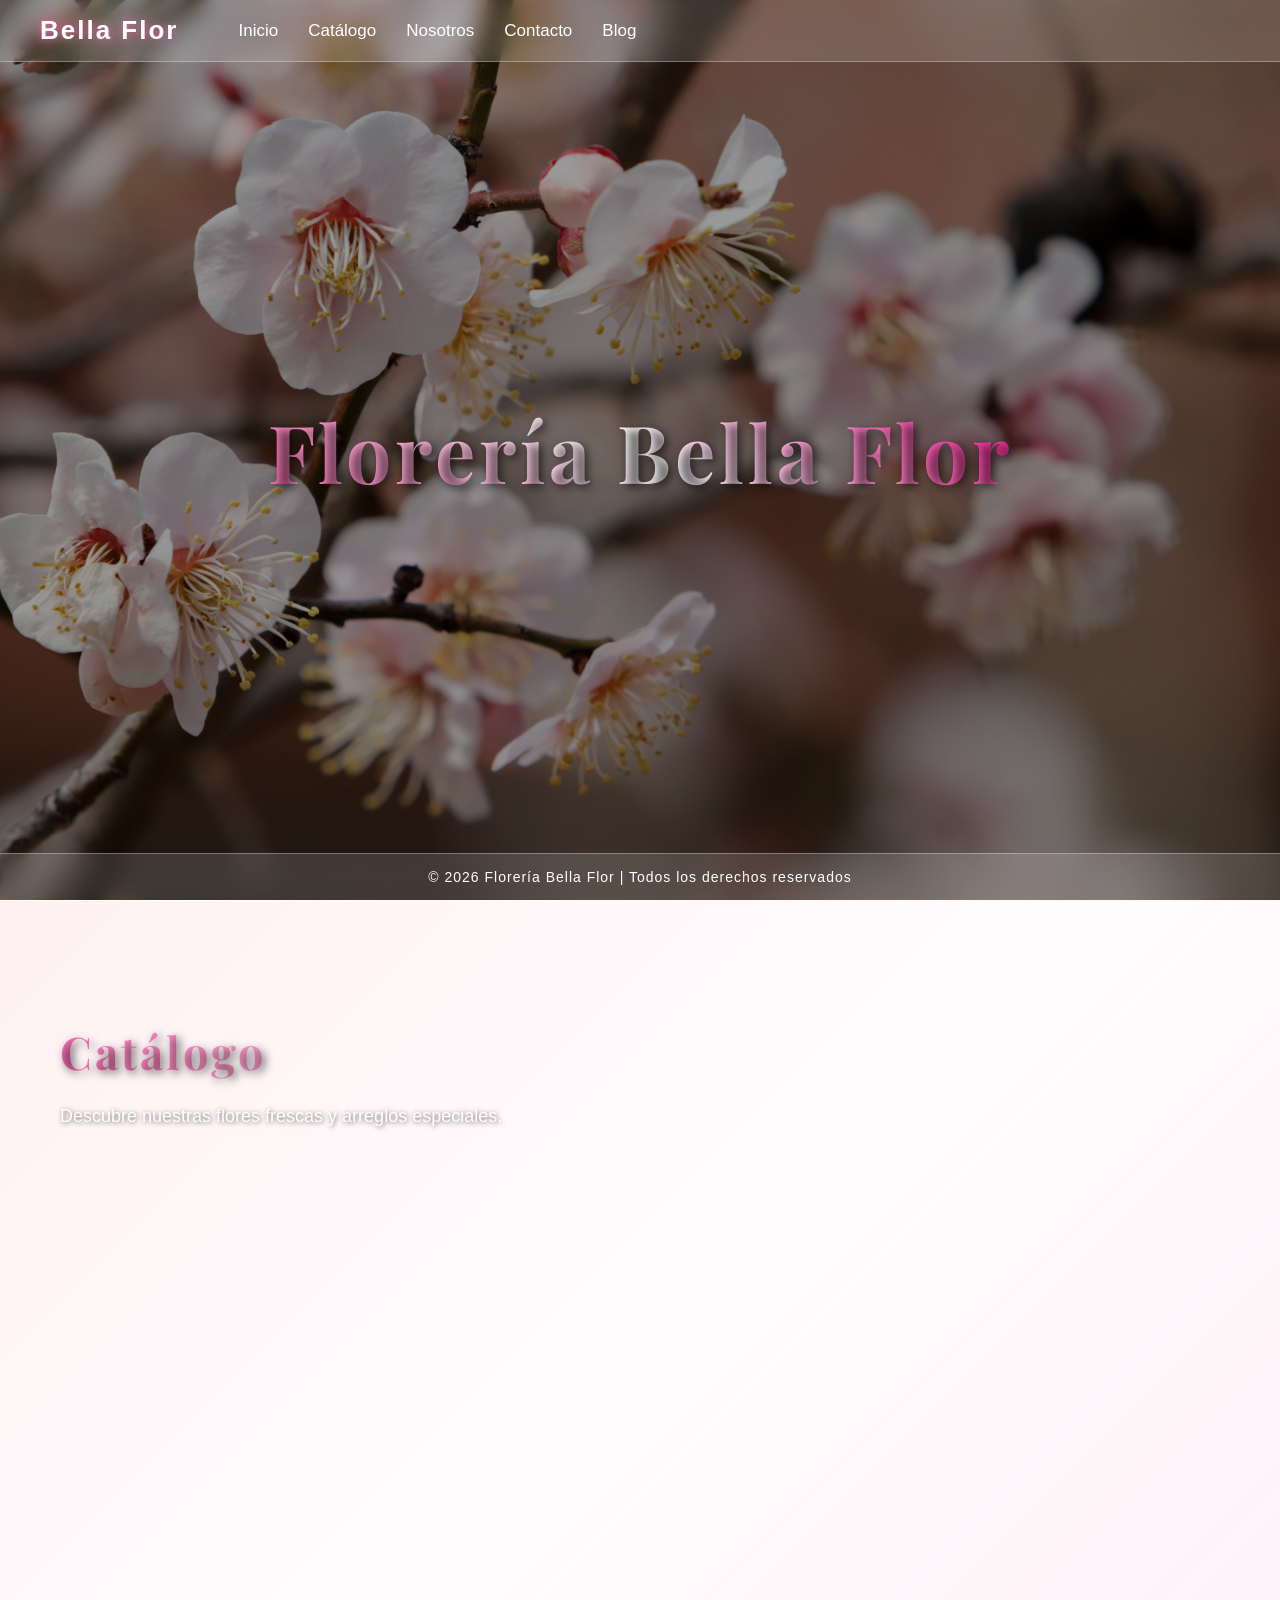
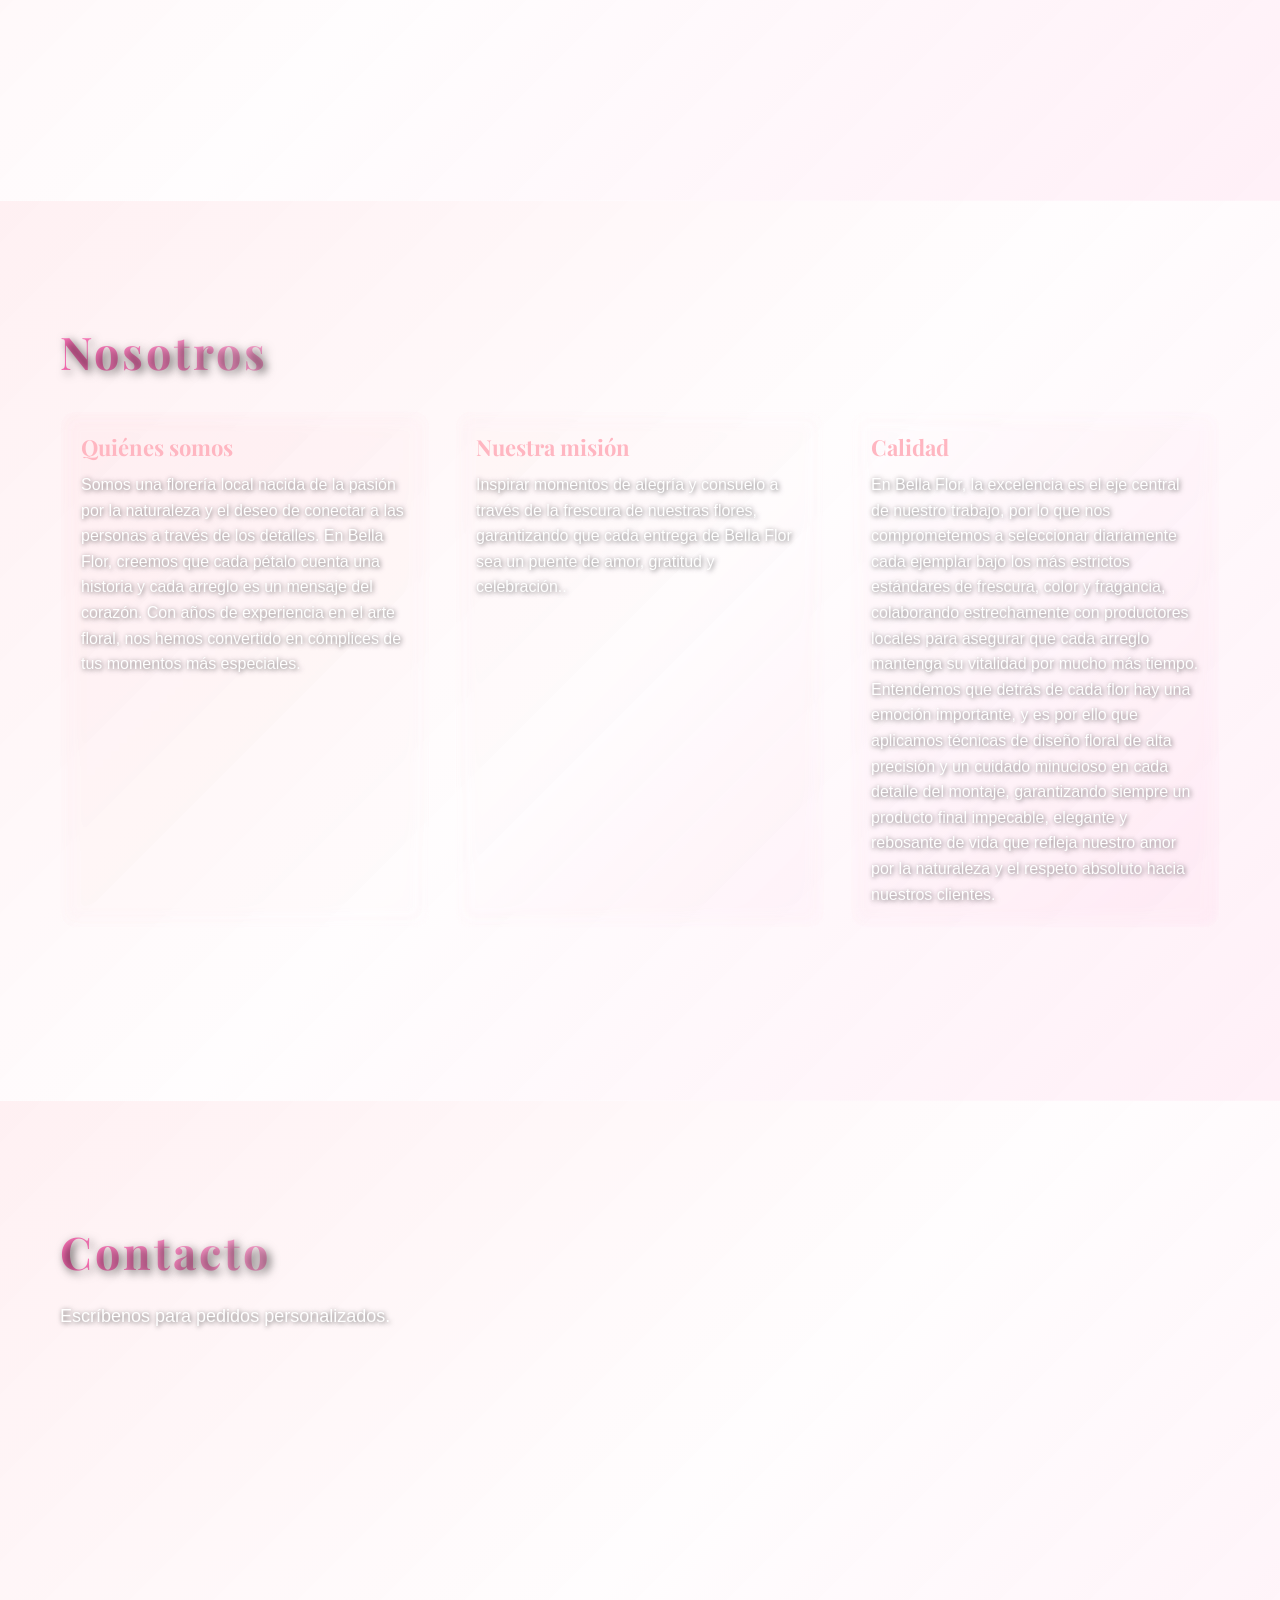
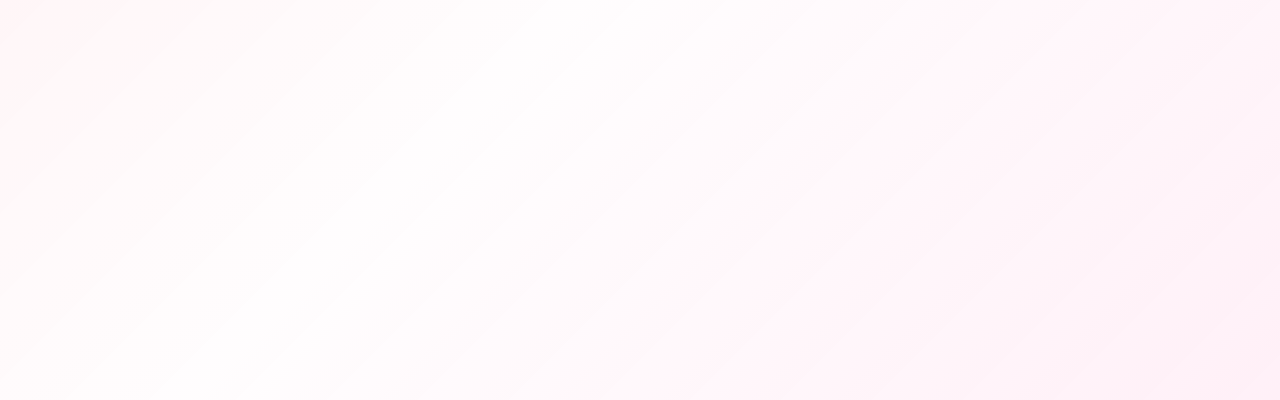
<file: index.html>
<!DOCTYPE html>
<html lang="es">
<head>
    <meta charset="UTF-8">
    <title>Florería Bella Flor</title>
    <link rel="stylesheet" href="estilos.css">
</head>
<body>

    <!-- NAVBAR -->
    <nav class="navbar">
        <div class="logo">Bella Flor</div>
        <ul class="menu">
            <li><a href="#">Inicio</a></li>
            <li><a href="Catalog/catalogo.html">Catálogo</a></li>
            <li><a href="#">Nosotros</a></li>
            <li><a href="#">Contacto</a></li>
            <li><a href="blog.html">Blog</a></li>
        </ul>
    </nav>

    <!-- CONTENIDO CENTRAL -->
    <div class="overlay">
        <h1>Florería Bella Flor</h1>
    </div>

    <!-- INICIO -->
<section id="inicio"></section>

<!-- CATÁLOGO -->
<section id="catalogo" class="seccion">
    <h2> Catálogo</h2>
    <p>Descubre nuestras flores frescas y arreglos especiales.</p>
</section>

<!-- NOSOTROS -->
<section id="nosotros" class="seccion">

    <h2> Nosotros</h2>

    <div class="cards-container">

        <div class="card">
            <h3> Quiénes somos</h3>
            <p>Somos una florería local nacida de la pasión por la naturaleza y el 
                deseo de conectar a las personas a través de los detalles. En Bella Flor, 
                creemos que cada pétalo cuenta una historia y cada arreglo es un mensaje del 
                corazón. Con años de experiencia en el arte floral, nos hemos convertido en cómplices 
                de tus momentos más especiales.</p>
        </div>

        <div class="card">
            <h3> Nuestra misión</h3>
            <p>Inspirar momentos de alegría y consuelo a través de la frescura de nuestras flores,
                 garantizando que cada entrega de Bella Flor sea un puente de amor, 
                 gratitud y celebración..</p>
        </div>

        <div class="card">
            <h3> Calidad</h3>
            <p>En Bella Flor, la excelencia es el eje central de nuestro trabajo, por lo que nos 
                comprometemos a seleccionar diariamente cada ejemplar bajo los más estrictos 
                estándares de frescura, color y fragancia, colaborando estrechamente con productores 
                locales para asegurar que cada arreglo mantenga su vitalidad por mucho más tiempo. 
                Entendemos que detrás de cada flor hay una emoción importante, y es por ello que aplicamos 
                técnicas de diseño floral de alta precisión y un cuidado minucioso en cada detalle del 
                montaje, garantizando siempre un producto final impecable, elegante y rebosante de vida que 
                refleja nuestro amor por la naturaleza y el respeto absoluto hacia nuestros clientes.</p>
        </div>

    </div>

</section>

<!-- CONTACTO -->
<section id="contacto" class="seccion">
    <h2> Contacto</h2>
    <p>Escríbenos para pedidos personalizados.</p>
</section>

    <!-- FOOTER -->
    <footer>
        <p>© 2026 Florería Bella Flor | Todos los derechos reservados</p>
    </footer>

</body>
</html>
</file>
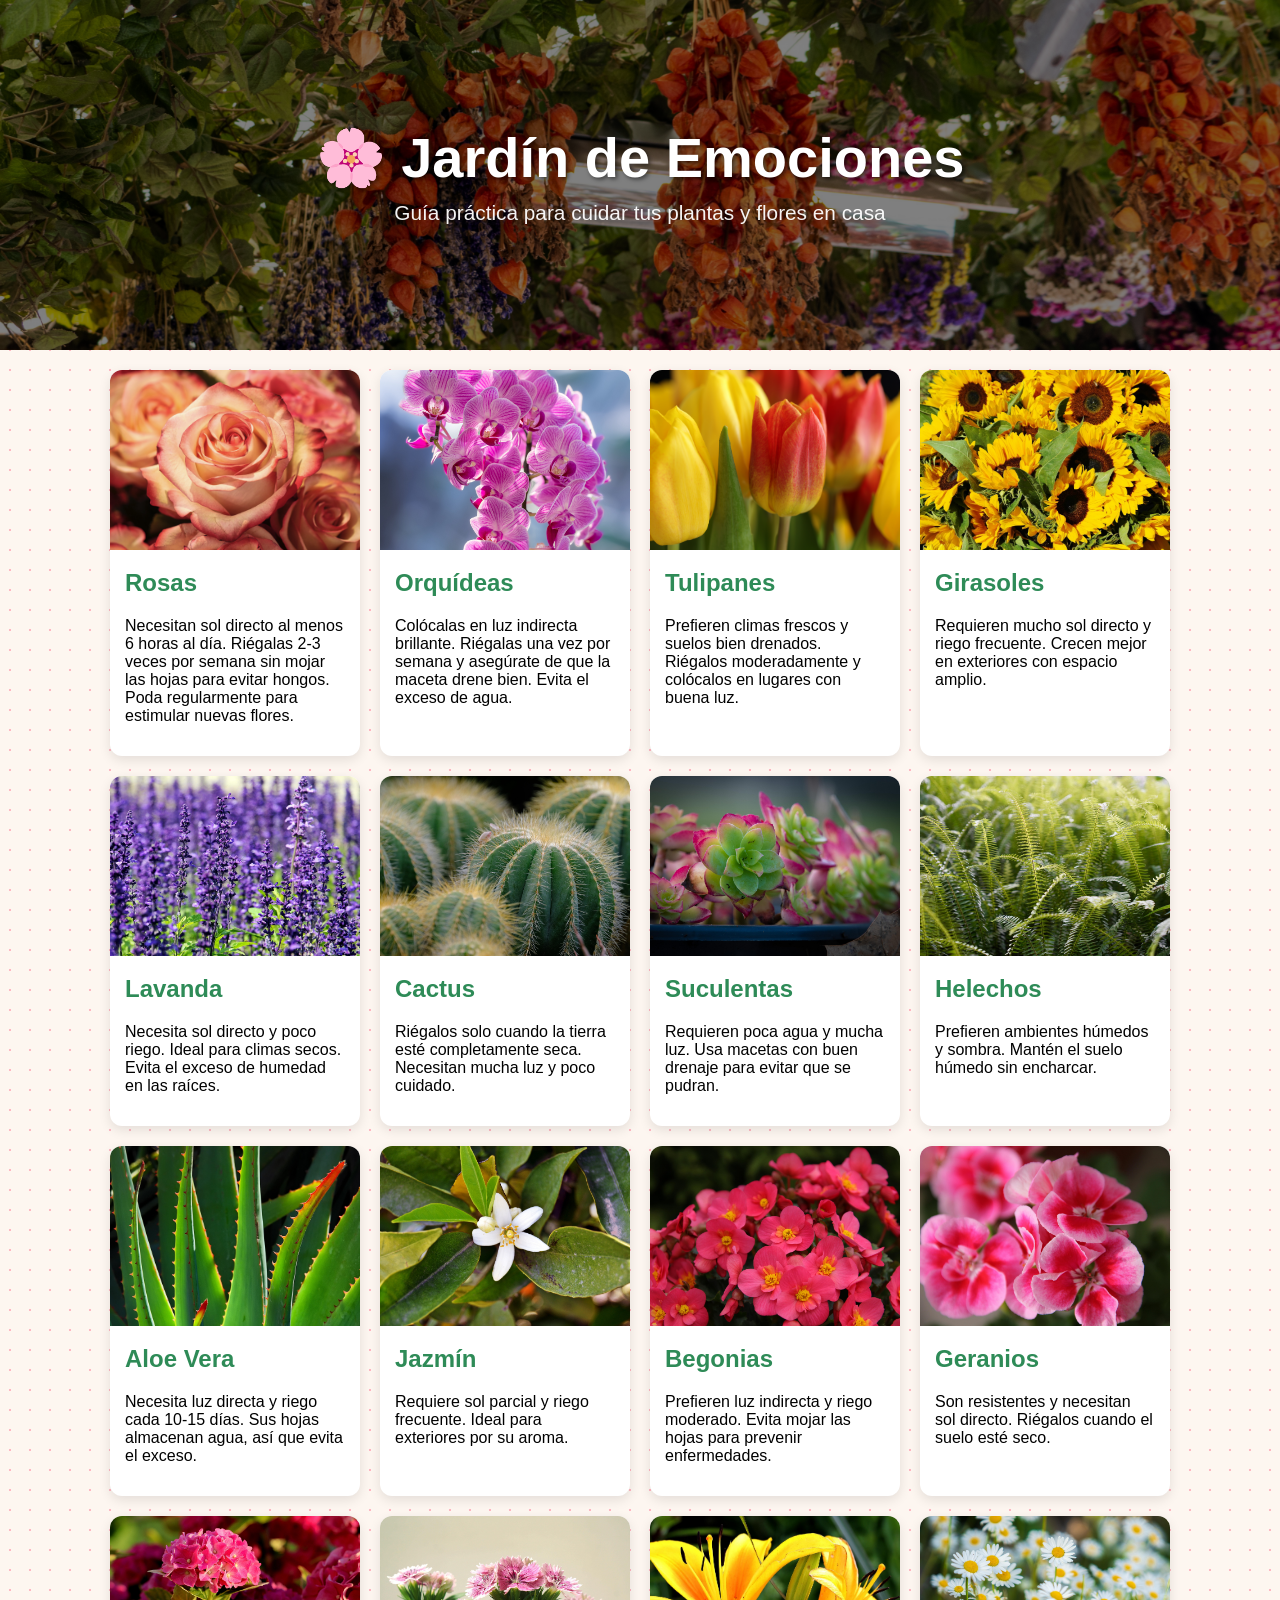
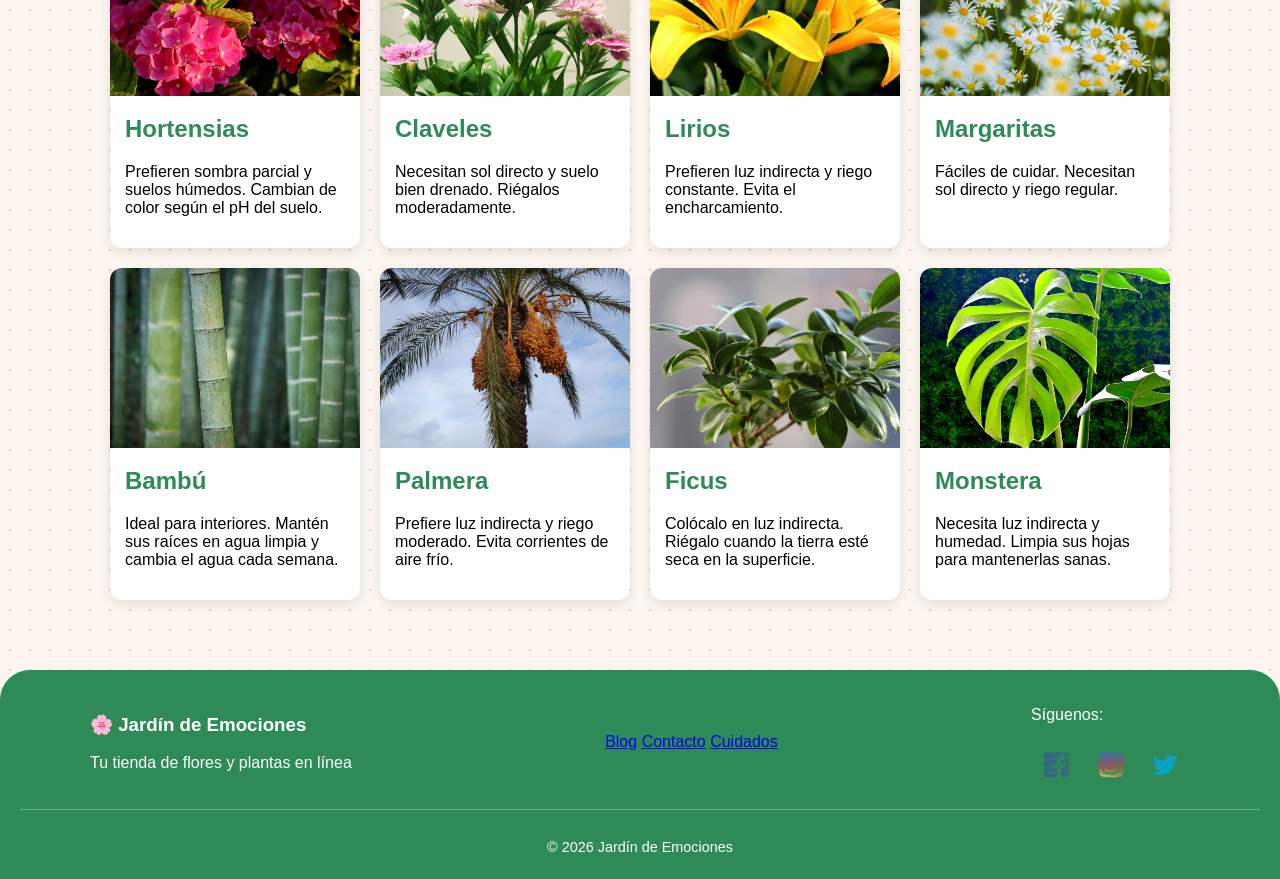
<file: blog.html>
<!DOCTYPE html>
<html lang="es">
<head>
  <meta charset="UTF-8">
  <meta name="viewport" content="width=device-width, initial-scale=1.0">
  <title>🌸 Jardín de Emociones | Cuida tus Plantas como un Experto</title>
  <link rel="stylesheet" href="blogStyle.css">
</head>
<body>

  <div id="loader">
    <canvas id="flowerCanvas" width="200" height="200"></canvas>
    <p>Cargando...</p>
  </div>

  <header class="hero-container">
  <img src="public/fondo-header.jpg" alt="Jardín de flores" class="hero-image">
  
  <div class="hero-overlay"></div>
  
  <div class="hero-content">
    <h1>🌸 Jardín de Emociones</h1>
    <p>Guía práctica para cuidar tus plantas y flores en casa</p>
  </div>
</header>

  <main id="blog-container"></main>

  <footer>
    <div class="footer-content">
      <section>
        <h3>🌸 Jardín de Emociones</h3>
        <p>Tu tienda de flores y plantas en línea</p>
      </section>

      <nav class="footer-links">
        <a href="#blog-container">Blog</a>
        <a href="#">Contacto</a>
        <a href="#">Cuidados</a>
      </nav>

      <section class="footer-social">
        <p>Síguenos:</p>
        <a href="#"><img src="public/facebook.png" alt="Facebook"></a>
        <a href="#"><img src="public/instagram.png" alt="Instagram"></a>
        <a href="#"><img src="public/twitter.png" alt="Twitter"></a>
      </section>
    </div>

    <div class="footer-bottom">
      <p>&copy; 2026 Jardín de Emociones</p>
    </div>
  </footer>

  <script src="blogScript.js"></script>
</body>
</html>
</file>
<file: estilos.css>
/* FUENTE ELEGANTE */
@import url('https://fonts.googleapis.com/css2?family=Playfair+Display:wght@700&display=swap');

/* RESET */
* {
    margin: 0;
    padding: 0;
    box-sizing: border-box;
}

/* FONDO PRINCIPAL */
body {
    height: 100vh;
    background-image: url("public/flores.jpg");
    background-size: cover;
    background-position: center;
    background-repeat: no-repeat;
    font-family: Arial, sans-serif;
}

/* CAPA OSCURA INICIAL */
.overlay {
    height: 100vh;
    width: 100%;
    background-color: rgba(0, 0, 0, 0.4);
    display: flex;
    justify-content: center;
    align-items: center;
}

/* TÍTULO PRINCIPAL */
h1 {
    font-size: 80px;
    font-family: 'Playfair Display', serif;
    text-align: center;
    letter-spacing: 4px;

    background: linear-gradient(45deg, #ff69b4, #ffffff, #ff1493);
    -webkit-background-clip: text;
    -webkit-text-fill-color: transparent;

    text-shadow: 3px 3px 10px rgba(0,0,0,0.6);
    animation: aparecer 2s ease-in-out;
}

/* ANIMACIÓN */
@keyframes aparecer {
    from {
        opacity: 0;
        transform: translateY(-40px);
    }
    to {
        opacity: 1;
        transform: translateY(0);
    }
}

/* NAVBAR */
.navbar {
    position: fixed;
    top: 0;
    width: 100%;
    padding: 15px 40px;
    display: flex;
    align-items: center;

    background: rgba(255, 255, 255, 0.15);
    backdrop-filter: blur(10px);
    -webkit-backdrop-filter: blur(10px);

    border-bottom: 1px solid rgba(255, 255, 255, 0.3);
    z-index: 1000;
}

/* IZQUIERDA */
.nav-left {
    display: flex;
    align-items: center;
}

/* LOGO */
.logo {
    font-size: 26px;
    font-weight: bold;
    color: white;
    letter-spacing: 2px;
    text-shadow: 0 0 10px rgba(255,105,180,0.8);
}

/* MENÚ */
.menu {
    list-style: none;
    display: flex;
    gap: 30px;
    margin-left: 60px;
}

/* LINKS */
.menu li a {
    text-decoration: none;
    color: white;
    font-size: 17px;
    position: relative;
    transition: 0.3s;
}

/* SUBRAYADO ANIMADO */
.menu li a::after {
    content: "";
    position: absolute;
    width: 0%;
    height: 2px;
    bottom: -5px;
    left: 0;
    background: #ff69b4;
    transition: 0.3s;
}

.menu li a:hover::after {
    width: 100%;
}

.menu li a:hover {
    color: #ffb6c1;
}

/* SECCIONES CON FONDO FLORAL */
.seccion {
    min-height: 100vh;
    padding: 120px 60px 60px 60px;
    color: white;

    background: linear-gradient(
        135deg,
        rgba(255, 182, 193, 0.20),
        rgba(255, 240, 245, 0.15),
        rgba(255, 105, 180, 0.10)
    );

    backdrop-filter: blur(8px);
    -webkit-backdrop-filter: blur(8px);

    border-top: 1px solid rgba(255, 255, 255, 0.2);
}

/* SUBTÍTULOS */
.seccion h2 {
    font-size: 45px;
    font-family: 'Playfair Display', serif;
    letter-spacing: 3px;

    background: linear-gradient(45deg, #ff69b4, #ffffff, #ff1493);
    -webkit-background-clip: text;
    -webkit-text-fill-color: transparent;

    text-shadow: 3px 3px 10px rgba(0,0,0,0.6);
    margin-bottom: 20px;
}

/* TEXTO */
.seccion p {
    font-size: 18px;
    max-width: 650px;
    line-height: 1.7;
    color: white;
    text-shadow: 1px 1px 5px rgba(0,0,0,0.6);
}

/* CARDS */
.cards-container {
    display: flex;
    gap: 25px;
    margin-top: 30px;
    flex-wrap: wrap;
}

/* CARD */
.card {
    flex: 1;
    min-width: 250px;
    padding: 20px;

    background: rgba(255, 255, 255, 0.12);
    backdrop-filter: blur(10px);
    -webkit-backdrop-filter: blur(10px);

    border: 1px solid rgba(255, 255, 255, 0.2);
    border-radius: 15px;

    color: white;
    transition: 0.3s;
}

.card:hover {
    transform: translateY(-10px);
    background: rgba(255, 105, 180, 0.15);
}

.card h3 {
    font-size: 22px;
    margin-bottom: 10px;
    color: #ffb6c1;
    font-family: 'Playfair Display', serif;
}

.card p {
    font-size: 16px;
    line-height: 1.6;
}

/* FOOTER IGUAL AL NAVBAR */
footer {
    position: fixed;
    bottom: 0;
    width: 100%;
    padding: 15px 40px;

    display: flex;
    justify-content: center;
    align-items: center;

    background: rgba(255, 255, 255, 0.15);
    backdrop-filter: blur(10px);
    -webkit-backdrop-filter: blur(10px);

    border-top: 1px solid rgba(255, 255, 255, 0.3);

    color: white;
    font-size: 14px;
    letter-spacing: 1px;

    z-index: 1000;
}

/* HOVER FOOTER */
footer:hover {
    background: rgba(255, 105, 180, 0.2);
    transition: 0.3s;
}
</file>
<file: blogStyle.css>
* {
  box-sizing: border-box;
}

body {
  font-family: 'Segoe UI', Arial, sans-serif;
  background-color: #fdf6f0;
  background-image: radial-gradient(#ffb6c1 1px, transparent 1px);
  background-size: 20px 20px; 
  margin: 0;
}

.hero-container {
  position: relative;
  width: 100%;
  height: 350px;
  display: flex;
  justify-content: center;
  align-items: center;
  overflow: hidden;
}

.hero-image {
  position: absolute;
  top: 0;
  left: 0;
  width: 100%;
  height: 100%;
  object-fit: cover;
  z-index: 1;
}

.hero-overlay {
  position: absolute;
  top: 0;
  left: 0;
  width: 100%;
  height: 100%;
  background-color: rgba(0, 0, 0, 0.5);
  z-index: 2; 
}

.hero-content {
  position: relative;
  text-align: center;
  color: white;
  z-index: 3;
}

.hero-content h1 {
  margin: 0 0 10px 0;
  font-size: 3.5em;
  font-weight: 800;
  text-shadow: 2px 2px 4px rgba(0, 0, 0, 0.5);
}

.hero-content p {
  margin: 0;
  font-size: 1.3em;
  opacity: 0.95;
}

main {
  padding: 20px;
  max-width: 1100px;
  margin: auto;

  display: grid;
  grid-template-columns: repeat(auto-fit, minmax(250px, 1fr));
  gap: 20px;
}

.blog-post {
  background: white;
  border-radius: 12px;
  overflow: hidden;
  box-shadow: 0 4px 12px rgba(0,0,0,0.1);
  transition: transform 0.3s ease;
}

.blog-post:hover {
  transform: translateY(-8px);
}

.blog-post img {
  width: 100%;
  height: 180px;
  object-fit: cover;
  transition: transform 0.3s ease;
}

.blog-post:hover img {
  transform: scale(1.05);
}

.card-content {
  padding: 15px;
}

.blog-post h2 {
  margin-top: 0;
  color: #2e8b57;
}

#loader {
  position: fixed;
  inset: 0;
  background: rgba(255, 240, 245, 0.95);
  backdrop-filter: blur(5px); /* Desenfoque del fondo */
  display: flex;
  justify-content: center;
  align-items: center;
  flex-direction: column;
  z-index: 9999;
  transition: opacity 0.6s ease, visibility 0.6s ease;
}

#loader p {
  color: #ff69b4;
  font-weight: bold;
  letter-spacing: 2px;
  animation: pulseText 1.5s infinite;
}

@keyframes pulseText {
  0%, 100% { opacity: 1; }
  50% { opacity: 0.5; }
}

footer {
  background: #2e8b57;
  color: white;
  padding: 20px 20px 10px;
  margin-top: 50px;
  border-top-left-radius: 30px; 
  border-top-right-radius: 30px;
}

.footer-content {
  display: flex;
  flex-wrap: wrap;
  justify-content: space-between; 
  align-items: center; 
  max-width: 1100px;
  margin: 0 auto;
  gap: 15px;
}

.footer-social img {
  width: 50px;
  height: 50px;
  transition: transform 0.3s cubic-bezier(0.175, 0.885, 0.32, 1.275);
}

.footer-social img:hover {
  transform: scale(1.15) translateY(-5px);
}

.footer-bottom {
  text-align: center;
  width: 100%;
  margin-top: 15px;
  padding-top: 15px;
  border-top: 1px solid rgba(255, 255, 255, 0.3);
  font-size: 0.9em;
}
</file>
